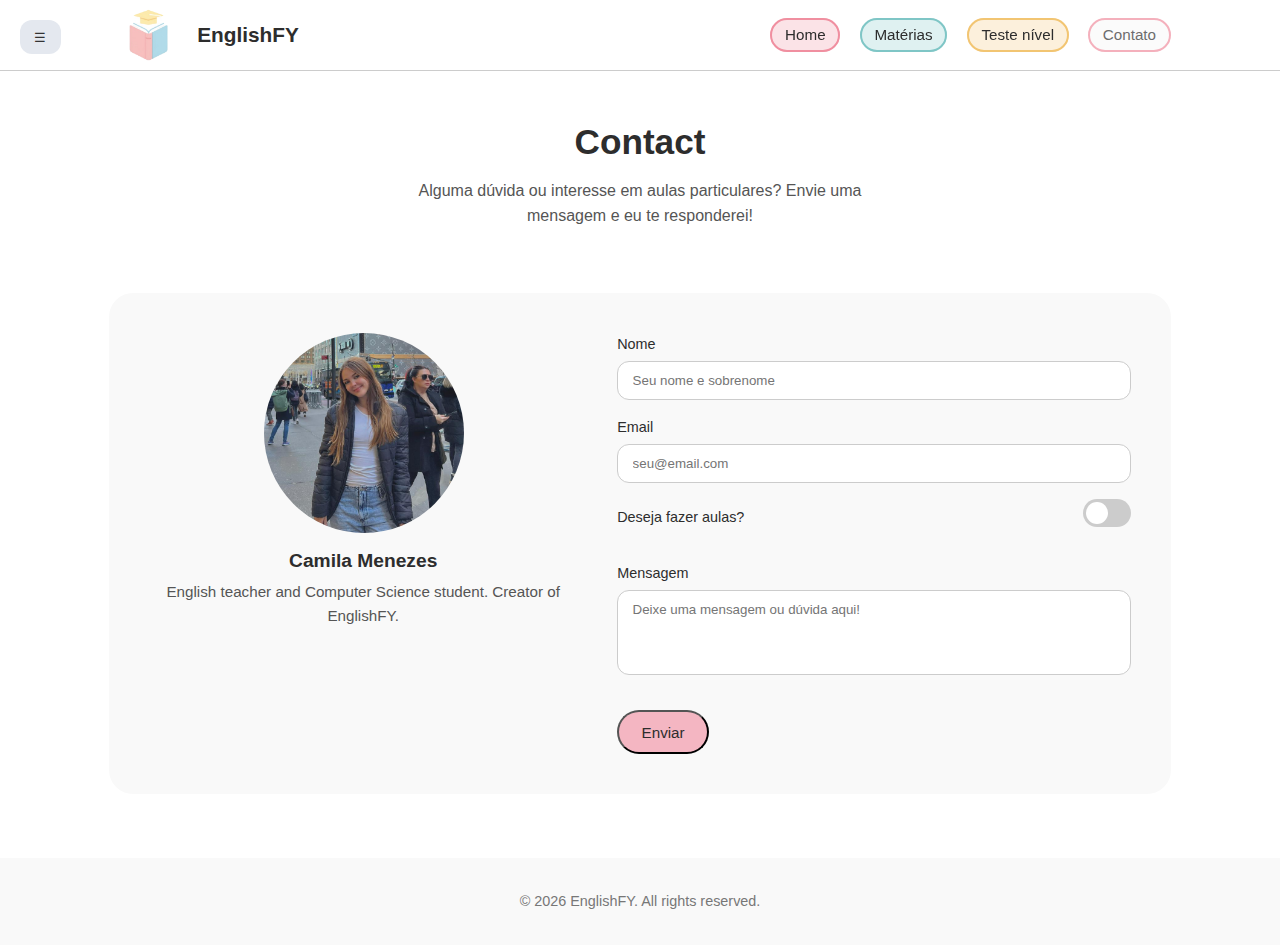
<file: V1/codigo/pages/contato.html>
<!DOCTYPE html>
<html lang="pt-BR">
<head>
  <meta charset="UTF-8" />
  <meta name="viewport" content="width=device-width, initial-scale=1.0" />

  <title>EnglishFY | Contato</title>

  <!-- Styles -->
  <link rel="stylesheet" href="../styles/base.css" />
  <link rel="stylesheet" href="../styles/layout.css" />
  <link rel="stylesheet" href="../styles/components.css" />
  <link rel="stylesheet" href="../styles/pages/contato.css" />
  <link rel="stylesheet" href="../styles/components/sidebar.css" />
</head>
<body>

  <body class="with-sidebar">

<button class="sidebar-toggle" id="sidebarToggle">
  ☰
</button>

<aside class="sidebar" id="sidebar">
  <div>
    <div class="sidebar-logo">
      EnglishFY
    </div>

    <div class="sidebar-level">
      <h3>Your level</h3>
      <p id="sidebarLevel">-</p>
    </div>
  </div>

  <div class="sidebar-login">
    Login: Guest (coming soon)
  </div>
</aside>

  <!-- HEADER -->
  <header class="header">
    <nav class="nav container">
      <div class="logo">
        <img src="../assets/images/logo.png" alt="EnglishFY logo" />
        <span>EnglishFY</span>
      </div>

      <ul class="nav-menu">
        <li><a href="../index.html" class="nav-glass pink">Home</a></li>
        <li><a href="materias.html" class="nav-glass blue">Matérias</a></li>
        <li><a href="quiz.html" class="nav-glass yellow">Teste nível</a></li>
        <li><a href="contato.html" class="nav-glass pink active">Contato</a></li>
      </ul>
    </nav>
  </header>

  <!-- MAIN -->
  <main>

    <!-- CONTEXT -->
    <section class="contact-header container">
      <h1>Contact</h1>
      <p>
        Alguma dúvida ou interesse em aulas particulares?  
        Envie uma mensagem e eu te responderei!
      </p>
    </section>

    <!-- CONTACT CARD -->
    <section class="contact-section container">
      <div class="contact-card">

        <!-- ABOUT -->
        <div class="contact-about">
          <img src="../assets/images/profile.png" alt="Camila - EnglishFY" />
          <h3>Camila Menezes</h3>
          <p>
            English teacher and Computer Science student.  
            Creator of EnglishFY.
          </p>
        </div>

        <!-- FORM -->
        <form class="contact-form">

          <label>
            Nome
            <input type="text" placeholder="Seu nome e sobrenome" />
          </label>

          <label>
            Email
            <input type="email" placeholder="seu@email.com" />
          </label>

          <!-- WANT CLASSES TOGGLE -->
            <div class="form-group toggle-group">
            <span class="form-question">Deseja fazer aulas?</span>

            <label class="switch">
                <input type="checkbox" id="wantClassesToggle" />
                <span class="slider"></span>
            </label>
            </div>


          <!-- EXTRA FIELDS -->
          <div class="extra-fields" id="extraFields">

            <label>
              Idade do aluno
              <input type="number" placeholder="Ex: 12" />
            </label>

            <label>
              Por que você quer aprender inglês?
              <textarea rows="3" placeholder="Conte um pouco sobre sua motivação"></textarea>
            </label>

            <label>
              Você já teve alguma experiência com inglês?
              <textarea rows="3" placeholder="Cursos, escola, contato com o idioma..."></textarea>
            </label>

          </div>

          <label>
            Mensagem
            <textarea rows="4" placeholder="Deixe uma mensagem ou dúvida aqui!"></textarea>
          </label>

          <button type="submit" class="btn btn-primary">
            Enviar
          </button>

        </form>

      </div>
    </section>

  </main>

  <!-- FOOTER -->
  <footer class="footer">
    <div class="container">
      <p>© 2026 EnglishFY. All rights reserved.</p>
    </div>
  </footer>

  <!-- SCRIPT -->
  <script>
  const toggle = document.getElementById("wantClassesToggle");
  const extraFields = document.getElementById("extraFields");

  extraFields.style.display = "none";

  toggle.addEventListener("change", () => {
    extraFields.style.display = toggle.checked ? "block" : "none";
  });
</script>

<script>
  const sidebar = document.getElementById("sidebar");
  const toggleBtn = document.getElementById("sidebarToggle");

  toggleBtn.addEventListener("click", () => {
    sidebar.classList.toggle("open");
    toggleBtn.classList.toggle("move");
  });

  // Mostrar nível
  const level = localStorage.getItem("englishfy_user_level");
  const levelElement = document.getElementById("sidebarLevel");

  if (level) {
    levelElement.textContent = level;
  } else {
    levelElement.textContent = "Not tested yet";
  }
</script>


</body>
</html>
</file>
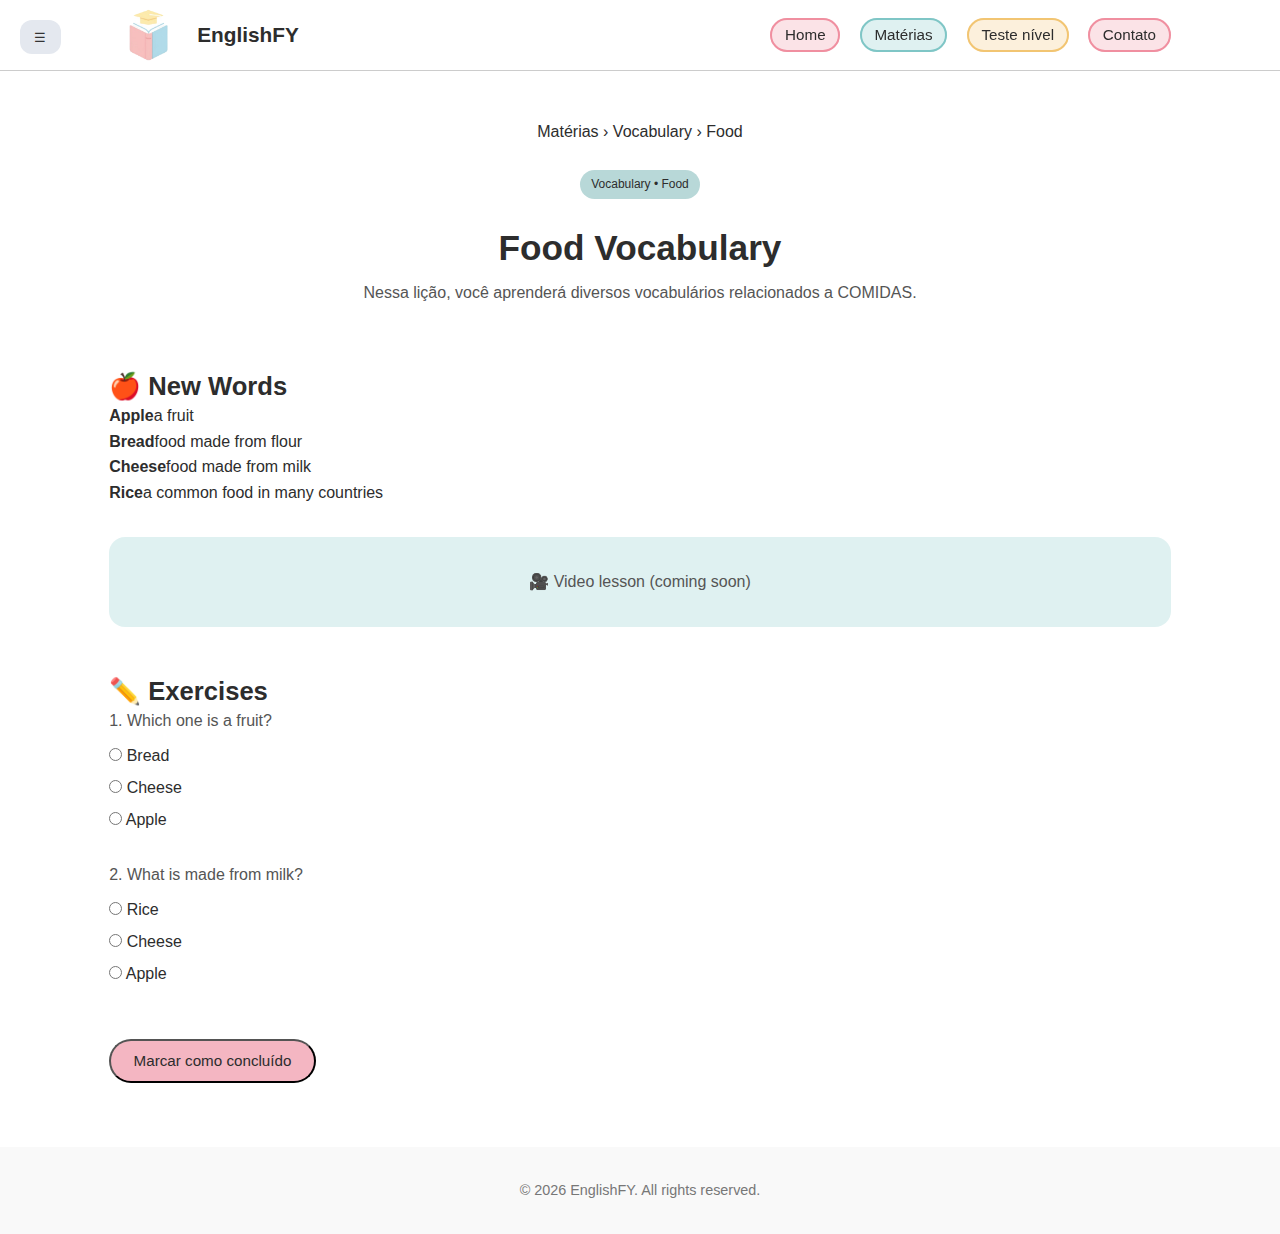
<file: V1/codigo/pages/conteudo.html>
<!DOCTYPE html>
<html lang="en">
<head>
  <meta charset="UTF-8" />
  <meta name="viewport" content="width=device-width, initial-scale=1.0" />

  <title>EnglishFY | Vocabulary - Food</title>

  <!-- Styles -->
  <link rel="stylesheet" href="../styles/base.css" />
  <link rel="stylesheet" href="../styles/layout.css" />
  <link rel="stylesheet" href="../styles/components.css" />
  <link rel="stylesheet" href="../styles/pages/conteudo.css" />
  <link rel="stylesheet" href="../styles/components/sidebar.css" />
</head>
<body>

  <body class="with-sidebar">

<button class="sidebar-toggle" id="sidebarToggle">
  ☰
</button>

<aside class="sidebar" id="sidebar">
  <div>
    <div class="sidebar-logo">
      EnglishFY
    </div>

    <div class="sidebar-level">
      <h3>Your level</h3>
      <p id="sidebarLevel">-</p>
    </div>
  </div>

  <div class="sidebar-login">
    Login: Guest (coming soon)
  </div>
</aside>

  <!-- HEADER -->
  <header class="header">
    <nav class="nav container">
      <div class="logo">
        <img src="../assets/images/logo.png" alt="EnglishFY logo" />
        <span>EnglishFY</span>
      </div>

      <ul class="nav-menu">
        <li><a href="../index.html" class="nav-glass pink">Home</a></li>
        <li><a href="materias.html" class="nav-glass blue">Matérias</a></li>
        <li><a href="quiz.html" class="nav-glass yellow">Teste nível</a></li>
        <li><a href="contato.html" class="nav-glass pink">Contato</a></li>
      </ul>
    </nav>
  </header>

  <!-- MAIN -->
  <main>

    <!-- CONTEXT -->
    <section class="content-context container">
      <nav class="breadcrumb">
        <a href="materias.html">Matérias</a>
        <span>›</span>
        <a href="submaterias.html">Vocabulary</a>
        <span>›</span>
        <span>Food</span>
      </nav>

      <br>

      <span class="badge badge-progress">Vocabulary • Food</span>
      <br>
      <br>
      <h1>Food Vocabulary</h1>
      <p>
        Nessa lição, você aprenderá diversos vocabulários relacionados a COMIDAS.
      </p>
    </section>

    <!-- LESSON CONTENT -->
    <section class="lesson container">
      <h2>🍎 New Words</h2>

      <div class="word-grid">
        <div class="word-card"><strong>Apple</strong><span>a fruit</span></div>
        <div class="word-card"><strong>Bread</strong><span>food made from flour</span></div>
        <div class="word-card"><strong>Cheese</strong><span>food made from milk</span></div>
        <div class="word-card"><strong>Rice</strong><span>a common food in many countries</span></div>
      </div>


      <!-- Video placeholder -->
      <div class="lesson-media">
        <p>🎥 Video lesson (coming soon)</p>
      </div>
    </section>

    <!-- EXERCISES -->
    <section class="exercises container">
      <h2>✏️ Exercises</h2>

      <form class="exercise-form">

        <div class="exercise">
          <p>1. Which one is a fruit?</p>
          <label><input type="radio" name="q1" /> Bread</label>
          <label><input type="radio" name="q1" /> Cheese</label>
          <label><input type="radio" name="q1" /> Apple</label>
        </div>

        <div class="exercise">
          <p>2. What is made from milk?</p>
          <label><input type="radio" name="q2" /> Rice</label>
          <label><input type="radio" name="q2" /> Cheese</label>
          <label><input type="radio" name="q2" /> Apple</label>
        </div>

        <button type="submit" class="btn btn-primary">
          Marcar como concluído
        </button>


      </form>
    </section>

  </main>

  <!-- FOOTER -->
  <footer class="footer">
    <div class="container">
      <p>© 2026 EnglishFY. All rights reserved.</p>
    </div>
  </footer>

  <script>
  const sidebar = document.getElementById("sidebar");
  const toggleBtn = document.getElementById("sidebarToggle");

  toggleBtn.addEventListener("click", () => {
    sidebar.classList.toggle("open");
    toggleBtn.classList.toggle("move");
  });

  // Mostrar nível
  const level = localStorage.getItem("englishfy_user_level");
  const levelElement = document.getElementById("sidebarLevel");

  if (level) {
    levelElement.textContent = level;
  } else {
    levelElement.textContent = "Not tested yet";
  }
</script>

</body>
</html>
</file>
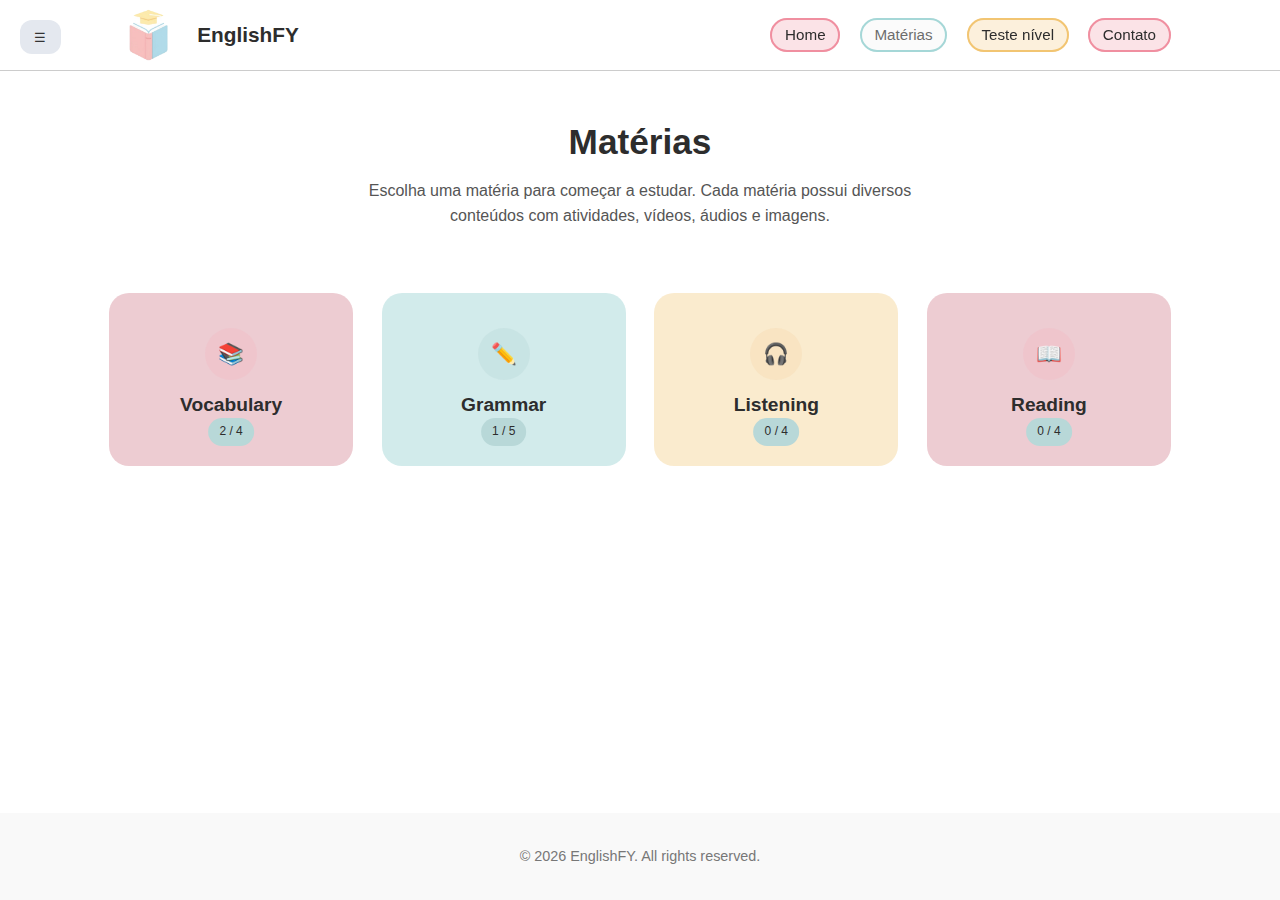
<file: V1/codigo/pages/materias.html>
<!DOCTYPE html>
<html lang="en">
<head>
  <meta charset="UTF-8" />
  <meta name="viewport" content="width=device-width, initial-scale=1.0" />

  <title>EnglishFY | Subjects</title>

  <!-- Styles -->
  <link rel="stylesheet" href="../styles/base.css" />
  <link rel="stylesheet" href="../styles/layout.css" />
  <link rel="stylesheet" href="../styles/components.css" />
  <link rel="stylesheet" href="../styles/pages/materias.css" />
  <link rel="stylesheet" href="../styles/components/sidebar.css" />
</head>
<body>

  <body class="with-sidebar">

<button class="sidebar-toggle" id="sidebarToggle">
  ☰
</button>

<aside class="sidebar" id="sidebar">
  <div>
    <div class="sidebar-logo">
      EnglishFY
    </div>

    <div class="sidebar-level">
      <h3>Your level</h3>
      <p id="sidebarLevel">-</p>
    </div>
  </div>

  <div class="sidebar-login">
    Login: Guest (coming soon)
  </div>
</aside>



  <!-- HEADER -->
  <header class="header">
    <nav class="nav container">
      <div class="logo">
        <img src="../assets/images/logo.png" alt="EnglishFY logo" />
        <span>EnglishFY</span>
      </div>

      <ul class="nav-menu">
        <li><a href="../index.html" class="nav-glass pink">Home</a></li>
        <li><a href="materias.html" class="nav-glass blue active">Matérias</a></li>
        <li><a href="quiz.html" class="nav-glass yellow">Teste nível</a></li>
        <li><a href="contato.html" class="nav-glass pink">Contato</a></li>
      </ul>
    </nav>
  </header>

  <!-- MAIN -->
  <main>

    <!-- TITLE -->
    <section class="subjects-header container">
      <h1>Matérias</h1>
      <p>
        Escolha uma matéria para começar a estudar. Cada matéria possui diversos conteúdos
        com atividades, vídeos, áudios e imagens.
      </p>
    </section>

    <!-- SUBJECTS GRID -->
    <section class="subjects container">
      <div class="subjects-grid">

        <!-- Vocabulary -->
        <a href="submaterias.html" class="card-link">
          <div class="content-card primary">
            <div class="icon-circle icon-primary">📚</div>
              <h3>Vocabulary</h3>
              <span class="badge badge-progress">2 / 4</span>
          </div>
        </a>


        <!-- Grammar -->
        <div class="content-card secondary">
          <div class="icon-circle icon-secondary">✏️</div>
          <h3>Grammar</h3>
          <span class="badge badge-progress">1 / 5</span>
        </div>

        <!-- Listening -->
        <div class="content-card tertiary">
          <div class="icon-circle icon-tertiary">🎧</div>
          <h3>Listening</h3>
          <span class="badge badge-progress">0 / 4</span>
        </div>

        <!-- Reading -->
        <div class="content-card primary">
          <div class="icon-circle icon-primary">📖</div>
          <h3>Reading</h3>
          <span class="badge badge-progress">0 / 4</span>
        </div>

      </div>
    </section>

  </main>

  <!-- FOOTER -->
  <footer class="footer">
    <div class="container">
      <p>© 2026 EnglishFY. All rights reserved.</p>
    </div>
  </footer>

  <script>
  const sidebar = document.getElementById("sidebar");
  const toggleBtn = document.getElementById("sidebarToggle");

  toggleBtn.addEventListener("click", () => {
    sidebar.classList.toggle("open");
    toggleBtn.classList.toggle("move");
  });

  // Mostrar nível
  const level = localStorage.getItem("englishfy_user_level");
  const levelElement = document.getElementById("sidebarLevel");

  if (level) {
    levelElement.textContent = level;
  } else {
    levelElement.textContent = "Not tested yet";
  }
</script>




</body>
</html>
</file>
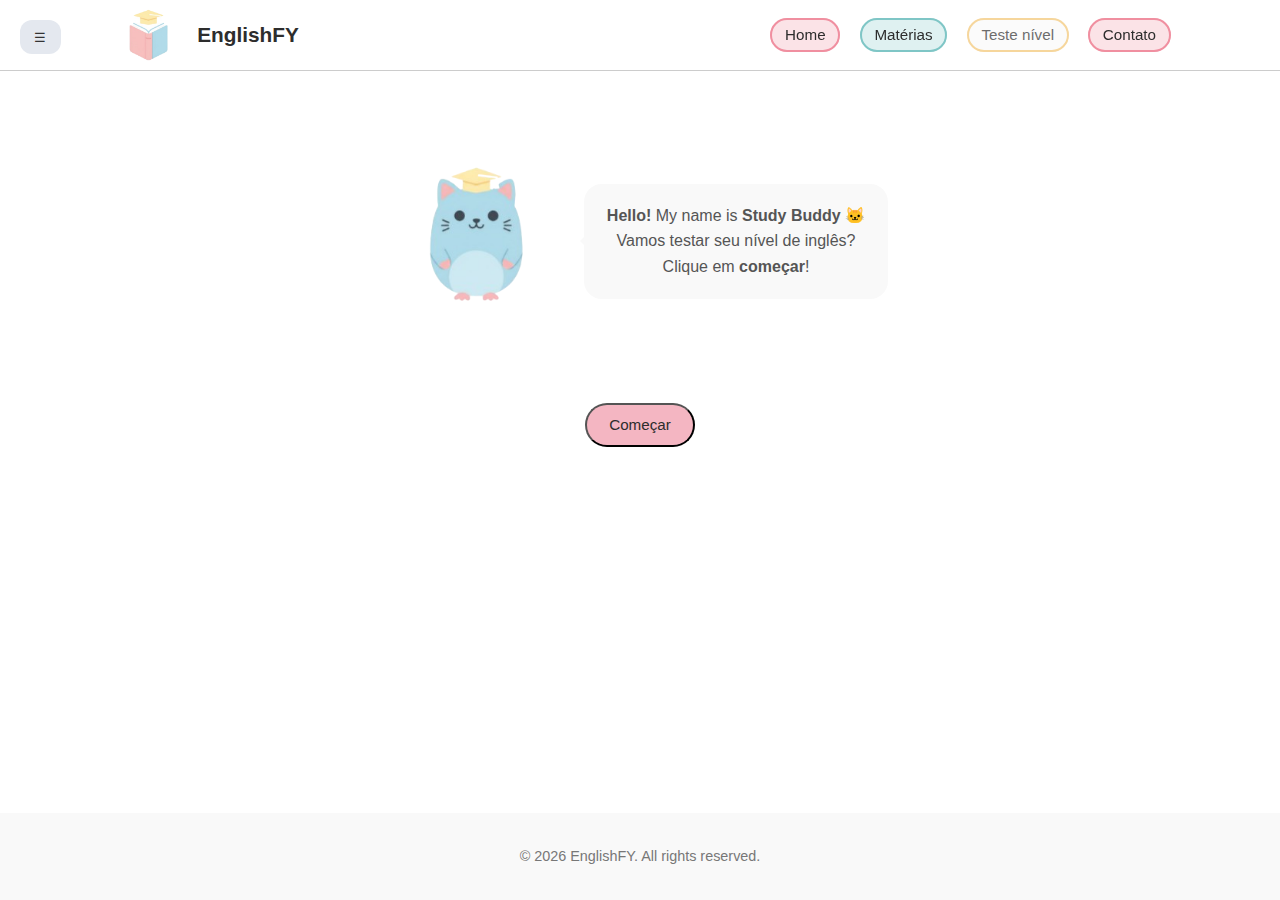
<file: V1/codigo/pages/quiz.html>
<!DOCTYPE html>
<html lang="en">
<head>
  <meta charset="UTF-8" />
  <meta name="viewport" content="width=device-width, initial-scale=1.0" />

  <title>EnglishFY | Quiz</title>

  <!-- Styles -->
  <link rel="stylesheet" href="../styles/base.css" />
  <link rel="stylesheet" href="../styles/layout.css" />
  <link rel="stylesheet" href="../styles/components.css" />
  <link rel="stylesheet" href="../styles/pages/quiz.css" />
  <link rel="stylesheet" href="../styles/components/sidebar.css" />
</head>
<body>

  <body class="with-sidebar">

<button class="sidebar-toggle" id="sidebarToggle">
  ☰
</button>

<aside class="sidebar" id="sidebar">
  <div>
    <div class="sidebar-logo">
      EnglishFY
    </div>

    <div class="sidebar-level">
      <h3>Your level</h3>
      <p id="sidebarLevel">-</p>
    </div>
  </div>

  <div class="sidebar-login">
    Login: Guest (coming soon)
  </div>
</aside>

  <!-- HEADER -->
  <header class="header">
    <nav class="nav container">
      <div class="logo">
        <img src="../assets/images/logo.png" alt="EnglishFY logo" />
        <span>EnglishFY</span>
      </div>

      <ul class="nav-menu">
        <li><a href="../index.html" class="nav-glass pink">Home</a></li>
        <li><a href="materias.html" class="nav-glass blue">Matérias</a></li>
        <li><a href="quiz.html" class="nav-glass yellow active">Teste nível</a></li>
        <li><a href="contato.html" class="nav-glass pink">Contato</a></li>
      </ul>
    </nav>
  </header>

  <!-- MAIN -->
  <main>

    <!-- QUIZ INTRO -->
    <section class="quiz-intro container">
      <div class="quiz-mascot">

        <img
          src="../assets/images/mascot.png"
          alt="Study Buddy mascot"
          class="mascot-img"
        />

        <div class="speech-bubble">
          <p>
            <strong>Hello!</strong> My name is <strong>Study Buddy</strong> 🐱<br />
            Vamos testar seu nível de inglês?<br />
            Clique em <strong>começar</strong>!
          </p>
        </div>

      </div>

      <button class="btn btn-primary start-quiz-btn">
        Começar
      </button>
    </section>

    <!-- QUIZ QUESTIONS (HIDDEN FOR NOW) -->
    <section class="quiz-questions container hidden">

      <div class="question-card">
        <p class="question-text">
          1. What do you use to write?
        </p>

        <label class="option">
          <input type="radio" name="q1" />
          a book
        </label>

        <label class="option">
          <input type="radio" name="q1" />
          a table
        </label>

        <label class="option">
          <input type="radio" name="q1" />
          a chair
        </label>

        <label class="option">
          <input type="radio" name="q1" />
          a pen
        </label>

      </div>

      <button class="btn btn-primary" id="nextQuestionBtn">
        Próxima pergunta
      </button>


    </section>

  </main>

  <!-- FOOTER -->
  <footer class="footer">
    <div class="container">
      <p>© 2026 EnglishFY. All rights reserved.</p>
    </div>
  </footer>

  <!--Lógica do quiz-->
  <script src="../scripts/quiz.js"></script>

  <script>
  const sidebar = document.getElementById("sidebar");
  const toggleBtn = document.getElementById("sidebarToggle");

  toggleBtn.addEventListener("click", () => {
    sidebar.classList.toggle("open");
    toggleBtn.classList.toggle("move");
  });

  // Mostrar nível
  const level = localStorage.getItem("englishfy_user_level");
  const levelElement = document.getElementById("sidebarLevel");

  if (level) {
    levelElement.textContent = level;
  } else {
    levelElement.textContent = "Not tested yet";
  }
</script>


</body>
</html>
</file>
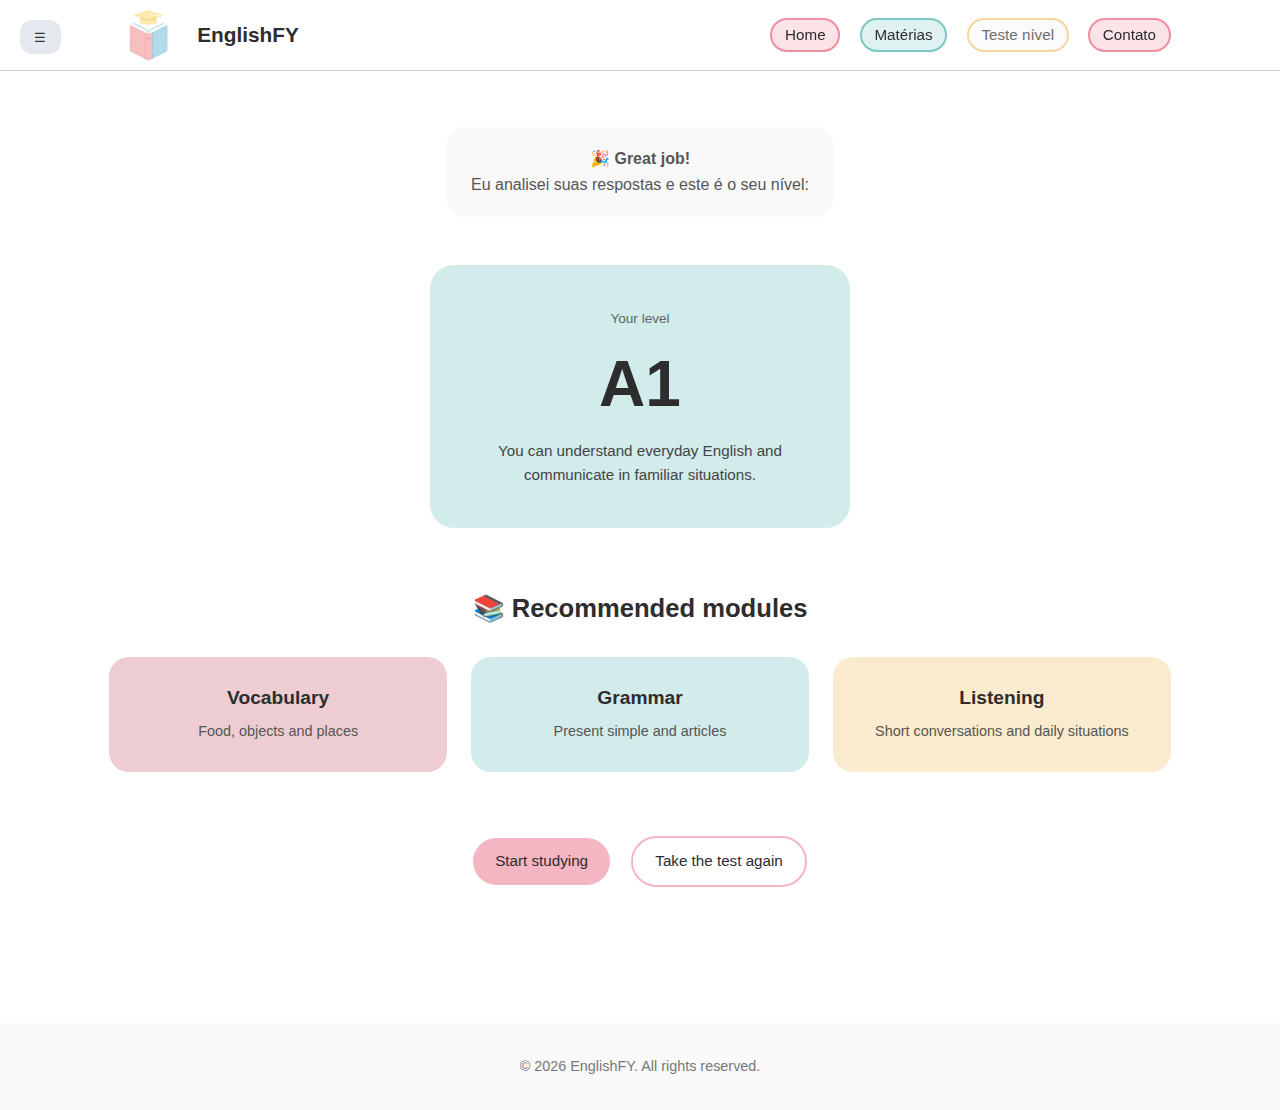
<file: V1/codigo/pages/resultado-quiz.html>
<!DOCTYPE html>
<html lang="en">
<head>
  <meta charset="UTF-8" />
  <meta name="viewport" content="width=device-width, initial-scale=1.0" />

  <title>EnglishFY | Quiz Result</title>

  <!-- Styles -->
  <link rel="stylesheet" href="../styles/base.css" />
  <link rel="stylesheet" href="../styles/layout.css" />
  <link rel="stylesheet" href="../styles/components.css" />
  <link rel="stylesheet" href="../styles/pages/resultado-quiz.css" />
  <link rel="stylesheet" href="../styles/components/sidebar.css" />
</head>
<body>

  <body class="with-sidebar">

<button class="sidebar-toggle" id="sidebarToggle">
  ☰
</button>

<aside class="sidebar" id="sidebar">
  <div>
    <div class="sidebar-logo">
      EnglishFY
    </div>

    <div class="sidebar-level">
      <h3>Your level</h3>
      <p id="sidebarLevel">-</p>
    </div>
  </div>

  <div class="sidebar-login">
    Login: Guest (coming soon)
  </div>
</aside>

  <!-- HEADER -->
  <header class="header">
    <nav class="nav container">
      <div class="logo">
        <img src="../assets/images/logo.png" alt="EnglishFY logo" />
        <span>EnglishFY</span>
      </div>

      <ul class="nav-menu">
        <li><a href="../index.html" class="nav-glass pink">Home</a></li>
        <li><a href="materias.html" class="nav-glass blue">Matérias</a></li>
        <li><a href="quiz.html" class="nav-glass yellow active">Teste nível</a></li>
        <li><a href="contato.html" class="nav-glass pink">Contato</a></li>
      </ul>
    </nav>
  </header>

  <!-- MAIN -->
  <main>

    <!-- RESULT HEADER -->
    <section class="result-header container">

      <div class="result-bubble">
        <p>
          🎉 <strong>Great job!</strong><br />
          Eu analisei suas respostas e este é o seu nível:
        </p>
      </div>
    </section>

    <!-- LEVEL CARD -->
    <section class="level-section container">
      <div class="level-card">

        <span class="level-tag">Your level</span>
        <h1 class="level-title"></h1>

        <p class="level-description">
          You can understand everyday English and communicate in familiar situations.
        </p>

      </div>
    </section>

    <!-- RECOMMENDATIONS -->
    <section class="recommendations container">
      <h2>📚 Recommended modules</h2>

      <div class="recommendations-grid">

        <div class="content-card primary">
          <h3>Vocabulary</h3>
          <p>Food, objects and places</p>
        </div>

        <div class="content-card secondary">
          <h3>Grammar</h3>
          <p>Present simple and articles</p>
        </div>

        <div class="content-card tertiary">
          <h3>Listening</h3>
          <p>Short conversations and daily situations</p>
        </div>

      </div>
    </section>

    <!-- CTA -->
    <section class="result-actions container">
      <a href="materias.html" class="btn btn-primary">
        Start studying
      </a>

      <a href="quiz.html" class="btn btn-secondary">
        Take the test again
      </a>
    </section>

  </main>

  <!-- FOOTER -->
  <footer class="footer">
    <div class="container">
      <p>© 2026 EnglishFY. All rights reserved.</p>
    </div>
  </footer>

  <script>
  const result = JSON.parse(
    localStorage.getItem("englishfy_quiz_result")
  );

  if (result && result.level) {
    document.querySelector(".level-title").textContent = result.level;
  } else {
    document.querySelector(".level-title").textContent = "A1";
  }
</script>


</body>
</html>
</file>
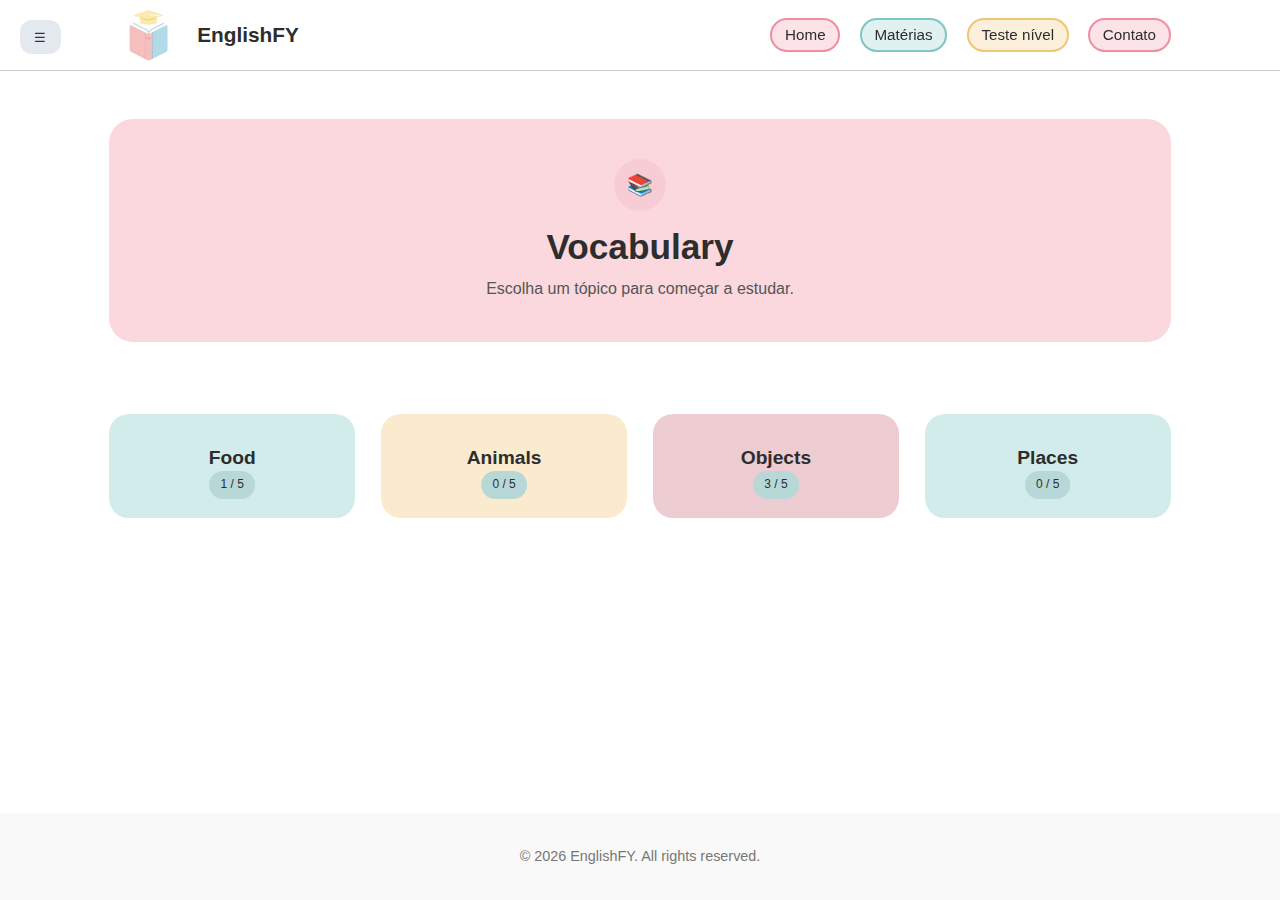
<file: V1/codigo/pages/submaterias.html>
<!DOCTYPE html>
<html lang="en">
<head>
  <meta charset="UTF-8" />
  <meta name="viewport" content="width=device-width, initial-scale=1.0" />

  <title>EnglishFY | Vocabulary</title>

  <!-- Styles -->
  <link rel="stylesheet" href="../styles/base.css" />
  <link rel="stylesheet" href="../styles/layout.css" />
  <link rel="stylesheet" href="../styles/components.css" />
  <link rel="stylesheet" href="../styles/pages/submaterias.css" />
  <link rel="stylesheet" href="../styles/components/sidebar.css" />
</head>
<body>

  <body class="with-sidebar">

<button class="sidebar-toggle" id="sidebarToggle">
  ☰
</button>

<aside class="sidebar" id="sidebar">
  <div>
    <div class="sidebar-logo">
      EnglishFY
    </div>

    <div class="sidebar-level">
      <h3>Your level</h3>
      <p id="sidebarLevel">-</p>
    </div>
  </div>

  <div class="sidebar-login">
    Login: Guest (coming soon)
  </div>
</aside>

  <!-- HEADER -->
  <header class="header">
    <nav class="nav container">
      <div class="logo">
        <img src="../assets/images/logo.png" alt="EnglishFY logo" />
        <span>EnglishFY</span>
      </div>

      <ul class="nav-menu">
        <li><a href="../index.html" class="nav-glass pink">Home</a></li>
        <li><a href="materias.html" class="nav-glass blue">Matérias</a></li>
        <li><a href="quiz.html" class="nav-glass yellow">Teste nível</a></li>
        <li><a href="contato.html" class="nav-glass pink">Contato</a></li>
      </ul>
    </nav>
  </header>

  <!-- MAIN -->
  <main>

    <!-- SUBJECT CONTEXT -->
    <section class="subject-context container">
      <div class="subject-selected primary">
        <div class="icon-circle icon-primary">📚</div>
        <h1>Vocabulary</h1>
        <p>Escolha um tópico para começar a estudar.</p>
      </div>
    </section>

    <!-- SUBSUBJECTS -->
    <section class="subsubjects container">
      <div class="subsubjects-grid">

        <!-- Food -->
        <a href="conteudo.html" class="card-link">
          <div class="content-card secondary">
            <h3>Food</h3>
            <span class="badge badge-progress">1 / 5</span>
          </div>
        </a>


        <!-- Animals -->
        <div class="content-card tertiary">
          <h3>Animals</h3>
          <span class="badge badge-progress">0 / 5</span>
        </div>

        <!-- Objects -->
        <div class="content-card primary">
          <h3>Objects</h3>
          <span class="badge badge-progress">3 / 5</span>
        </div>

        <!-- Places -->
        <div class="content-card secondary">
          <h3>Places</h3>
          <span class="badge badge-progress">0 / 5</span>
        </div>

      </div>
    </section>

  </main>

  <!-- FOOTER -->
  <footer class="footer">
    <div class="container">
      <p>© 2026 EnglishFY. All rights reserved.</p>
    </div>
  </footer>

  <script>
  const sidebar = document.getElementById("sidebar");
  const toggleBtn = document.getElementById("sidebarToggle");

  toggleBtn.addEventListener("click", () => {
    sidebar.classList.toggle("open");
    toggleBtn.classList.toggle("move");
  });

  // Mostrar nível
  const level = localStorage.getItem("englishfy_user_level");
  const levelElement = document.getElementById("sidebarLevel");

  if (level) {
    levelElement.textContent = level;
  } else {
    levelElement.textContent = "Not tested yet";
  }
</script>

</body>
</html>
</file>
<file: V1/codigo/styles/layout.css>
/* =========================
   HEADER
   ========================= */

.header {
  background-color: var(--color-white);
  border-bottom: 1px solid var(--color-gray);
  position: sticky;
  top: 0;
  z-index: 100;
}

.nav {
  display: flex;
  align-items: center;
  justify-content: space-between;
  height: 70px;
}

.logo {
  display: flex;
  align-items: center;
  gap: 0.5rem;
}

.logo img {
  width: 80px;
  height: 80px;
}

.logo span {
  font-size: 1.3rem;
  font-weight: 600;
}


/* =========================
   MENU DE NAVEGAÇÃO
   ========================= */

.nav-menu {
  list-style: none;
  display: flex;
  gap: 1.2rem;
}

.nav-menu a {
  font-size: 0.95rem;
  padding: 0.4rem 0.8rem;
  border-radius: 999px;
  transition: background-color 0.3s ease;
}

.nav-menu a:hover {
  background-color: var(--color-light);
}

/* =========================
   MAIN
   ========================= */

main {
  display: block;
}

/* =========================
   SEÇÕES
   ========================= */

section {
  padding: 4rem 0;
}

/* =========================
   HERO SECTION
   ========================= */

.hero {
  text-align: center;
  padding-top: 5rem;
  padding-bottom: 5rem;
}

.hero p {
  max-width: 600px;
  margin: 1rem auto 2rem;
}

/* =========================
   ABOUT SECTION
   ========================= */

.about {
  background-color: var(--color-light);
}

.about-card {
  display: flex;
  align-items: center;
  gap: 2.5rem;
  padding: 2rem;
  border-radius: 20px;
  background-color: var(--color-white);
}

.about-image img {
  width: 220px;
  height: 220px;
  border-radius: 10%;
  object-fit: cover;
}


/* =========================
   FEATURED CONTENT
   ========================= */

.featured h2 {
  text-align: center;
  margin-bottom: 2.5rem;
}

.featured-grid {
  display: grid;
  grid-template-columns: repeat(3, 1fr);
  gap: 1.5rem;
}

/* =========================
   FOOTER
   ========================= */

.footer {
  background-color: var(--color-light);
  padding: 2rem 0;
  margin-top: 4rem;
}

.footer p {
  text-align: center;
  font-size: 0.9rem;
  color: #777;
}

/* =========================
   RESPONSIVIDADE
   ========================= */

@media (max-width: 768px) {
  .nav {
    flex-direction: column;
    height: auto;
    padding: 1rem 0;
  }

  .nav-menu {
    flex-wrap: wrap;
    justify-content: center;
  }

  .about-card {
    flex-direction: column;
    text-align: center;
  }

  .featured-grid {
    grid-template-columns: 1fr;
  }
}
</file>
<file: V1/codigo/styles/components.css>
/* =========================
   CARDS (BASE)
   ========================= */

.card {
  background-color: var(--color-white);
  border-radius: 20px;
  padding: 1.5rem;
  transition: transform 0.3s ease, box-shadow 0.3s ease;
}

.card:hover {
  transform: translateY(-4px);
  box-shadow: 0 12px 30px rgba(0, 0, 0, 0.08);
}

/* =========================
   CARDS DE CONTEÚDO
   ========================= */

.content-card.primary {
  background-color: rgba(204, 109, 127, 0.35) !important;
}

.content-card.secondary {
  background-color: rgba(127, 198, 198, 0.35) !important;
}

.content-card.tertiary {
  background-color: rgba(242, 197, 114, 0.35) !important;
}





.content-card {
  background-color: var(--color-light);
  border-radius: 20px;
  padding: 1.8rem;
  text-align: center;
  cursor: pointer;
  transition: all 0.3s ease;
}

.content-card h3 {
  margin-bottom: 0.6rem;
}

.content-card p {
  font-size: 0.9rem;
}

/* Variações de cor */
.content-card.primary {
  background-color: rgba(244, 182, 194, 0.25);
}

.content-card.secondary {
  background-color: rgba(184, 216, 216, 0.25);
}

.content-card.tertiary {
  background-color: rgba(246, 214, 173, 0.25);
}

/* =========================
   ÍCONES ARREDONDADOS
   ========================= */

.icon-circle {
  width: 52px;
  height: 52px;
  border-radius: 50%;
  display: flex;
  align-items: center;
  justify-content: center;
  font-size: 1.3rem;
  margin: 0 auto 0.8rem;
}

/* Transparência pastel */
.icon-primary {
  background-color: rgba(244, 182, 194, 0.35);
}

.icon-secondary {
  background-color: rgba(184, 216, 216, 0.35);
}

.icon-tertiary {
  background-color: rgba(246, 214, 173, 0.35);
}

/* =========================
   MENU ATIVO
   ========================= */

.nav-menu a.active {
  background-color: var(--color-light);
  opacity: 0.7;
  cursor: default;
}

/* =========================
   BADGES / PROGRESSO
   ========================= */

.badge {
  display: inline-block;
  padding: 0.3rem 0.7rem;
  border-radius: 999px;
  font-size: 0.75rem;
  font-weight: 500;
}

.badge-progress {
  background-color: var(--color-secondary);
  color: var(--color-dark);
}

/* =========================
   BLOCO ATIVO (MATÉRIA SELECIONADA)
   ========================= */

.block-active {
  opacity: 0.7;
  pointer-events: none;
}

/* =========================
   BOTÃO DESABILITADO
   ========================= */

.btn-disabled {
  opacity: 0.5;
  pointer-events: none;
}

/* =========================
   NAV GLASS (BOTÃO DE VIDRO)
   ========================= */

/* =========================
   NAV GLASS – BOTÕES DA HEADER
   ========================= */

.nav-glass {
  padding: 0.45rem 1rem;
  border-radius: 999px;
  font-size: 0.9rem;
  border: 2px solid;
  backdrop-filter: blur(6px);
  transition: all 0.3s ease;
  color: var(--color-dark);
}

/* ROSA */
.nav-glass.pink {
  border-color: rgb(240, 143, 160);
  background-color: rgba(240, 143, 160, 0.25);
}

/* AZUL */
.nav-glass.blue {
  border-color: rgb(127, 198, 198);
  background-color: rgba(127, 198, 198, 0.25);
}

/* AMARELO */
.nav-glass.yellow {
  border-color: rgb(242, 197, 114);
  background-color: rgba(242, 197, 114, 0.25);
}

/* Hover */
.nav-glass:hover {
  transform: translateY(-1px);
  background-color: rgba(255, 255, 255, 0.85);
}
</file>
<file: V1/codigo/styles/pages/contato.css>
/* =========================
   HEADER DA PÁGINA
   ========================= */

.contact-header {
  text-align: center;
  padding-top: 3rem;
  padding-bottom: 2rem;
}

.contact-header p {
  max-width: 500px;
  margin: 0.8rem auto 0;
}

/* =========================
   CARD DE CONTATO
   ========================= */

.contact-section {
  padding-top: 2rem;
}

.contact-card {
  display: grid;
  grid-template-columns: 1fr 1.2fr;
  gap: 2.5rem;
  padding: 2.5rem;
  border-radius: 24px;
  background-color: var(--color-light);
}

/* =========================
   ABOUT
   ========================= */

.contact-about {
  text-align: center;
}

.contact-about img {
  width: 200px;
  height: 200px;
  border-radius: 50%;
  object-fit: cover;
  object-position: 60% center; /* empurra levemente para a direita */
  margin-bottom: 1rem;
}

.contact-about img {
  margin-left: 115px;
}


.contact-about h3 {
  margin-bottom: 0.4rem;
}

.contact-about p {
  font-size: 0.95rem;
  color: #555;
}

/* =========================
   FORMULÁRIO
   ========================= */

.contact-form label {
  display: block;
  margin-bottom: 1rem;
  font-size: 0.9rem;
}

.contact-form input,
.contact-form textarea {
  width: 100%;
  margin-top: 0.3rem;
  padding: 0.7rem 0.9rem;
  border-radius: 12px;
  border: 1px solid var(--color-gray);
  font-family: inherit;
}

.contact-form textarea {
  resize: none;
}

.contact-form button {
  margin-top: 0.8rem;
}

/* =========================
   RESPONSIVIDADE
   ========================= */

@media (max-width: 768px) {
  .contact-card {
    grid-template-columns: 1fr;
    text-align: center;
  }

  .contact-about img {
    width: 160px;
    height: 160px;
  }
}

/* =========================
   RADIO BUTTONS
   ========================= */

.form-group {
  margin-bottom: 1.2rem;
}

.form-question {
  font-size: 0.9rem;
  margin-bottom: 0.4rem;
}

.radio-option {
  display: inline-flex;
  align-items: center;
  gap: 0.4rem;
  margin-right: 1rem;
  font-size: 0.9rem;
  cursor: pointer;
}

/* =========================
   CAMPOS CONDICIONAIS
   ========================= */

.extra-fields {
  display: none;
  margin-top: 1rem;
}

/* =========================
   MOSTRAR CAMPOS SE "SIM"
   ========================= */

input[name="wantClasses"][value="yes"]:checked
~ .extra-fields {
  display: block;
}

/* =========================
   TOGGLE SWITCH (iOS STYLE)
   ========================= */

.toggle-group {
  display: flex;
  align-items: center;
  justify-content: space-between;
}

.switch {
  position: relative;
  width: 48px;
  height: 28px;
}

.switch input {
  opacity: 0;
  width: 0;
  height: 0;
}

.slider {
  position: absolute;
  cursor: pointer;
  inset: 0;
  background-color: #ccc;
  border-radius: 999px;
  transition: 0.3s;
}

.slider::before {
  content: "";
  position: absolute;
  height: 22px;
  width: 22px;
  left: 3px;
  bottom: 3px;
  background-color: white;
  border-radius: 50%;
  transition: 0.3s;
}

/* ON STATE */
.switch input:checked + .slider {
  background-color: var(--color-primary);
}

.switch input:checked + .slider::before {
  transform: translateX(20px);
}
</file>
<file: V1/codigo/styles/components/sidebar.css>
/* =========================
   SIDEBAR BASE
   ========================= */

.sidebar {
  position: fixed;
  left: 0;
  top: 0;
  width: 240px;
  height: 100vh;
  background-color: #f2f4f7; /* cinza claro elegante */
  padding: 2rem 1.2rem;
  border-right: 1px solid #e4e8ef;
  display: flex;
  flex-direction: column;
  justify-content: space-between;
  transform: translateX(-100%);
  transition: transform 0.3s ease;
  z-index: 1000;
}

.sidebar.open {
  transform: translateX(0);
}

/* =========================
   TOGGLE BUTTON
   ========================= */

.sidebar-toggle {
  position: fixed;
  top: 20px;
  left: 20px;
  background-color: #e4e8ef; /* cinza claro */
  color: #333;
  border: none;
  padding: 0.6rem 0.9rem;
  border-radius: 12px;
  cursor: pointer;
  z-index: 1100;
  transition: all 0.3s ease;
}

/* botão desliza quando abre */
.sidebar-toggle.move {
  left: 260px;
}

.sidebar-toggle:hover {
  background-color: #d8dde6;
}
</file>
<file: V1/codigo/styles/pages/conteudo.css>
/* =========================
   CONTEXTO DA AULA
   ========================= */

.content-context {
  text-align: center;
  padding-top: 3rem;
  padding-bottom: 2rem;
}

.content-context p {
  max-width: 600px;
  margin: 0.6rem auto 0;
}

/* =========================
   AULA
   ========================= */

.lesson {
  padding-top: 2rem;
}

.word-list {
  margin-top: 1.5rem;
  list-style: none;
}

.word-list li {
  padding: 0.8rem 1rem;
  margin-bottom: 0.6rem;
  border-radius: 12px;
  background-color: var(--color-light);
}

/* Media placeholder */
.lesson-media {
  margin-top: 2rem;
  padding: 2rem;
  text-align: center;
  border-radius: 16px;
  background-color: rgba(127, 198, 198, 0.25);
}

/* =========================
   EXERCÍCIOS
   ========================= */

.exercises {
  padding-top: 3rem;
}

.exercise {
  margin-bottom: 1.8rem;
}

.exercise p {
  margin-bottom: 0.6rem;
  font-weight: 500;
}

.exercise label {
  display: block;
  margin-bottom: 0.4rem;
  cursor: pointer;
}

.exercise-form button {
  margin-top: 1.5rem;
}
</file>
<file: V1/codigo/styles/pages/materias.css>
/* =========================
   HEADER DA PÁGINA
   ========================= */

.subjects-header {
  text-align: center;
  padding-top: 3rem;
  padding-bottom: 2rem;
}

.subjects-header p {
  max-width: 600px;
  margin: 0.8rem auto 0;
}

/* =========================
   GRID DE MATÉRIAS
   ========================= */

.subjects {
  padding-top: 2rem;
}

.subjects-grid {
  display: grid;
  grid-template-columns: repeat(4, 1fr);
  gap: 1.8rem;
}

/* =========================
   CARD DE MATÉRIA
   ========================= */

.subjects-grid .content-card {
  position: relative;
  padding: 2.2rem 1.5rem;
}

.subjects-grid h3 {
  margin-top: 0.6rem;
  margin-bottom: 0.8rem;
}

/* Badge de progresso */
.subjects-grid .badge {
  position: absolute;
  bottom: 1.2rem;
  left: 50%;
  transform: translateX(-50%);
}

/* =========================
   RESPONSIVIDADE
   ========================= */

@media (max-width: 1024px) {
  .subjects-grid {
    grid-template-columns: repeat(2, 1fr);
  }
}

@media (max-width: 600px) {
  .subjects-grid {
    grid-template-columns: 1fr;
  }
}
</file>
<file: V1/codigo/styles/pages/quiz.css>
/* =========================
   QUIZ INTRO
   ========================= */

.quiz-intro {
  padding-top: 4rem;
  text-align: center;
}

.quiz-mascot {
  display: flex;
  align-items: center;
  justify-content: center;
  gap: 2rem;
  margin-bottom: 2rem;
}

/* Mascot */
.mascot-img {
  width: 160px;
  height: auto;
}

/* Speech bubble */
.speech-bubble {
  position: relative;
  max-width: 320px;
  padding: 1.2rem 1.4rem;
  background-color: var(--color-light);
  border-radius: 18px;
  font-size: 0.95rem;
}

/* Bubble arrow */
.speech-bubble::after {
  content: "";
  position: absolute;
  left: -12px;
  top: 50%;
  transform: translateY(-50%);
  border-width: 8px;
  border-style: solid;
  border-color: transparent var(--color-light) transparent transparent;
}

/* Start button */
.start-quiz-btn {
  margin-top: 1.5rem;
}

/* =========================
   QUIZ QUESTIONS
   ========================= */

.quiz-questions {
  padding-top: 3rem;
}

.question-card {
  max-width: 600px;
  margin: 0 auto 2rem;
  padding: 2rem;
  border-radius: 20px;
  background-color: var(--color-light);
}

.question-text {
  font-weight: 500;
  margin-bottom: 1.2rem;
}

.option {
  display: block;
  padding: 0.6rem 0.8rem;
  border-radius: 12px;
  background-color: #ffffff;
  margin-bottom: 0.6rem;
  cursor: pointer;
}

.option:hover {
  background-color: #eef1f4;
}

/* =========================
   HELPERS
   ========================= */

.hidden {
  display: none;
}

/* =========================
   RESPONSIVE
   ========================= */

@media (max-width: 768px) {
  .quiz-mascot {
    flex-direction: column;
  }

  .speech-bubble::after {
    left: 50%;
    top: -14px;
    transform: translateX(-50%);
    border-color: transparent transparent var(--color-light) transparent;
  }
}
</file>
<file: V1/codigo/styles/pages/resultado-quiz.css>
/* =========================
   RESULT HEADER
   ========================= */

.result-header {
  padding-top: 3.5rem;
  text-align: center;
}

.result-mascot {
  width: 140px;
  margin-bottom: 1.2rem;
}

.result-bubble {
  display: inline-block;
  padding: 1.2rem 1.5rem;
  background-color: var(--color-light);
  border-radius: 18px;
  font-size: 0.95rem;
}

/* =========================
   LEVEL CARD
   ========================= */

.level-section {
  padding-top: 3rem;
}

.level-card {
  max-width: 420px;
  margin: 0 auto;
  padding: 2.5rem;
  border-radius: 24px;
  text-align: center;
  background-color: rgba(127, 198, 198, 0.35);
}

.level-tag {
  font-size: 0.85rem;
  opacity: 0.7;
}

.level-title {
  font-size: 4rem;
  margin: 0.8rem 0;
}

.level-description {
  font-size: 0.95rem;
  color: #444;
}

/* =========================
   RECOMMENDATIONS
   ========================= */

.recommendations {
  padding-top: 4rem;
}

.recommendations h2 {
  text-align: center;
  margin-bottom: 2rem;
}

.recommendations-grid {
  display: grid;
  grid-template-columns: repeat(3, 1fr);
  gap: 1.5rem;
}

/* =========================
   ACTIONS
   ========================= */

.result-actions {
  padding-top: 3.5rem;
  padding-bottom: 4rem;
  text-align: center;
}

.result-actions .btn {
  margin: 0.5rem;
}

/* =========================
   RESPONSIVE
   ========================= */

@media (max-width: 768px) {
  .recommendations-grid {
    grid-template-columns: 1fr;
  }

  .level-title {
    font-size: 3.2rem;
  }
}
</file>
<file: V1/codigo/styles/pages/submaterias.css>
/* =========================
   MATÉRIA SELECIONADA
   ========================= */

.subject-context {
  padding-top: 3rem;
  padding-bottom: 2rem;
}

.subject-selected {
  text-align: center;
  padding: 2.5rem 1.5rem;
  border-radius: 24px;
  background-color: rgba(240, 143, 160, 0.35);
}

.subject-selected h1 {
  margin-top: 0.8rem;
}

.subject-selected p {
  margin-top: 0.4rem;
}

/* =========================
   GRID DE SUBMATÉRIAS
   ========================= */

.subsubjects {
  padding-top: 2.5rem;
}

.subsubjects-grid {
  display: grid;
  grid-template-columns: repeat(4, 1fr);
  gap: 1.6rem;
}

/* =========================
   CARD DE SUBMATÉRIA
   ========================= */

.subsubjects-grid .content-card {
  position: relative;
  padding: 2rem 1.4rem;
  text-align: center;
}

.subsubjects-grid h3 {
  margin-bottom: 1rem;
}

/* Badge de progresso */
.subsubjects-grid .badge {
  position: absolute;
  bottom: 1.2rem;
  left: 50%;
  transform: translateX(-50%);
}

/* =========================
   RESPONSIVIDADE
   ========================= */

@media (max-width: 1024px) {
  .subsubjects-grid {
    grid-template-columns: repeat(2, 1fr);
  }
}

@media (max-width: 600px) {
  .subsubjects-grid {
    grid-template-columns: 1fr;
  }

  .subject-selected {
    padding: 2rem 1.2rem;
  }
}
</file>
<file: V1/codigo/styles/base.css>
/* =========================
   RESET BÁSICO
   ========================= */

* {
  margin: 0;
  padding: 0;
  box-sizing: border-box;
}

html {
  font-size: 16px;
  scroll-behavior: smooth;
}

body {
  font-family: 'Poppins', sans-serif;
  background-color: #ffffff;
  color: #2d2d2d;
  line-height: 1.6;

  /* NOVO */
  min-height: 100vh;
  display: flex;
  flex-direction: column;
}

main {
  flex: 1;
}


/* =========================
   VARIÁVEIS DE COR
   ========================= */

:root {
  /* Cores principais (pastéis) */
  --color-primary: #f4b6c2;   /* rosa */
  --color-secondary: #b8d8d8; /* verde água */
  --color-tertiary: #f6d6ad;  /* amarelo */

  /* Neutros */
  --color-white: #ffffff;
  --color-light: #f9f9f9;
  --color-gray: #cccccc;
  --color-dark: #2d2d2d;

  /* Feedback */
  --color-success: #8bcf9f;
  --color-error: #f28b82;
}

/* =========================
   TIPOGRAFIA
   ========================= */

h1, h2, h3, h4, h5 {
  font-weight: 600;
  line-height: 1.3;
  color: var(--color-dark);
}

h1 {
  font-size: 2.2rem;
}

h2 {
  font-size: 1.6rem;
}

h3 {
  font-size: 1.2rem;
}

p {
  font-size: 1rem;
  color: #555555;
}

/* =========================
   LINKS
   ========================= */

a {
  text-decoration: none;
  color: inherit;
}

/* =========================
   BOTÕES (BASE)
   ========================= */

.btn {
  display: inline-block;
  padding: 0.7rem 1.4rem;
  border-radius: 999px;
  font-size: 0.95rem;
  font-weight: 500;
  cursor: pointer;
  transition: all 0.3s ease;
}

.btn-primary {
  background-color: var(--color-primary);
  color: var(--color-dark);
}

.btn-primary:hover {
  opacity: 0.85;
}

.btn-secondary {
  background-color: transparent;
  border: 2px solid var(--color-primary);
  color: var(--color-dark);
}

.btn-secondary:hover {
  background-color: var(--color-primary);
}

/* =========================
   IMAGENS
   ========================= */

img {
  max-width: 100%;
  display: block;
}

/* =========================
   CONTAINER PADRÃO
   ========================= */

.container {
  width: 100%;
  max-width: 1100px;
  margin: 0 auto;
  padding: 0 1.2rem;
}

.card-link {
  text-decoration: none;
  color: inherit;
  display: block;
}
</file>
